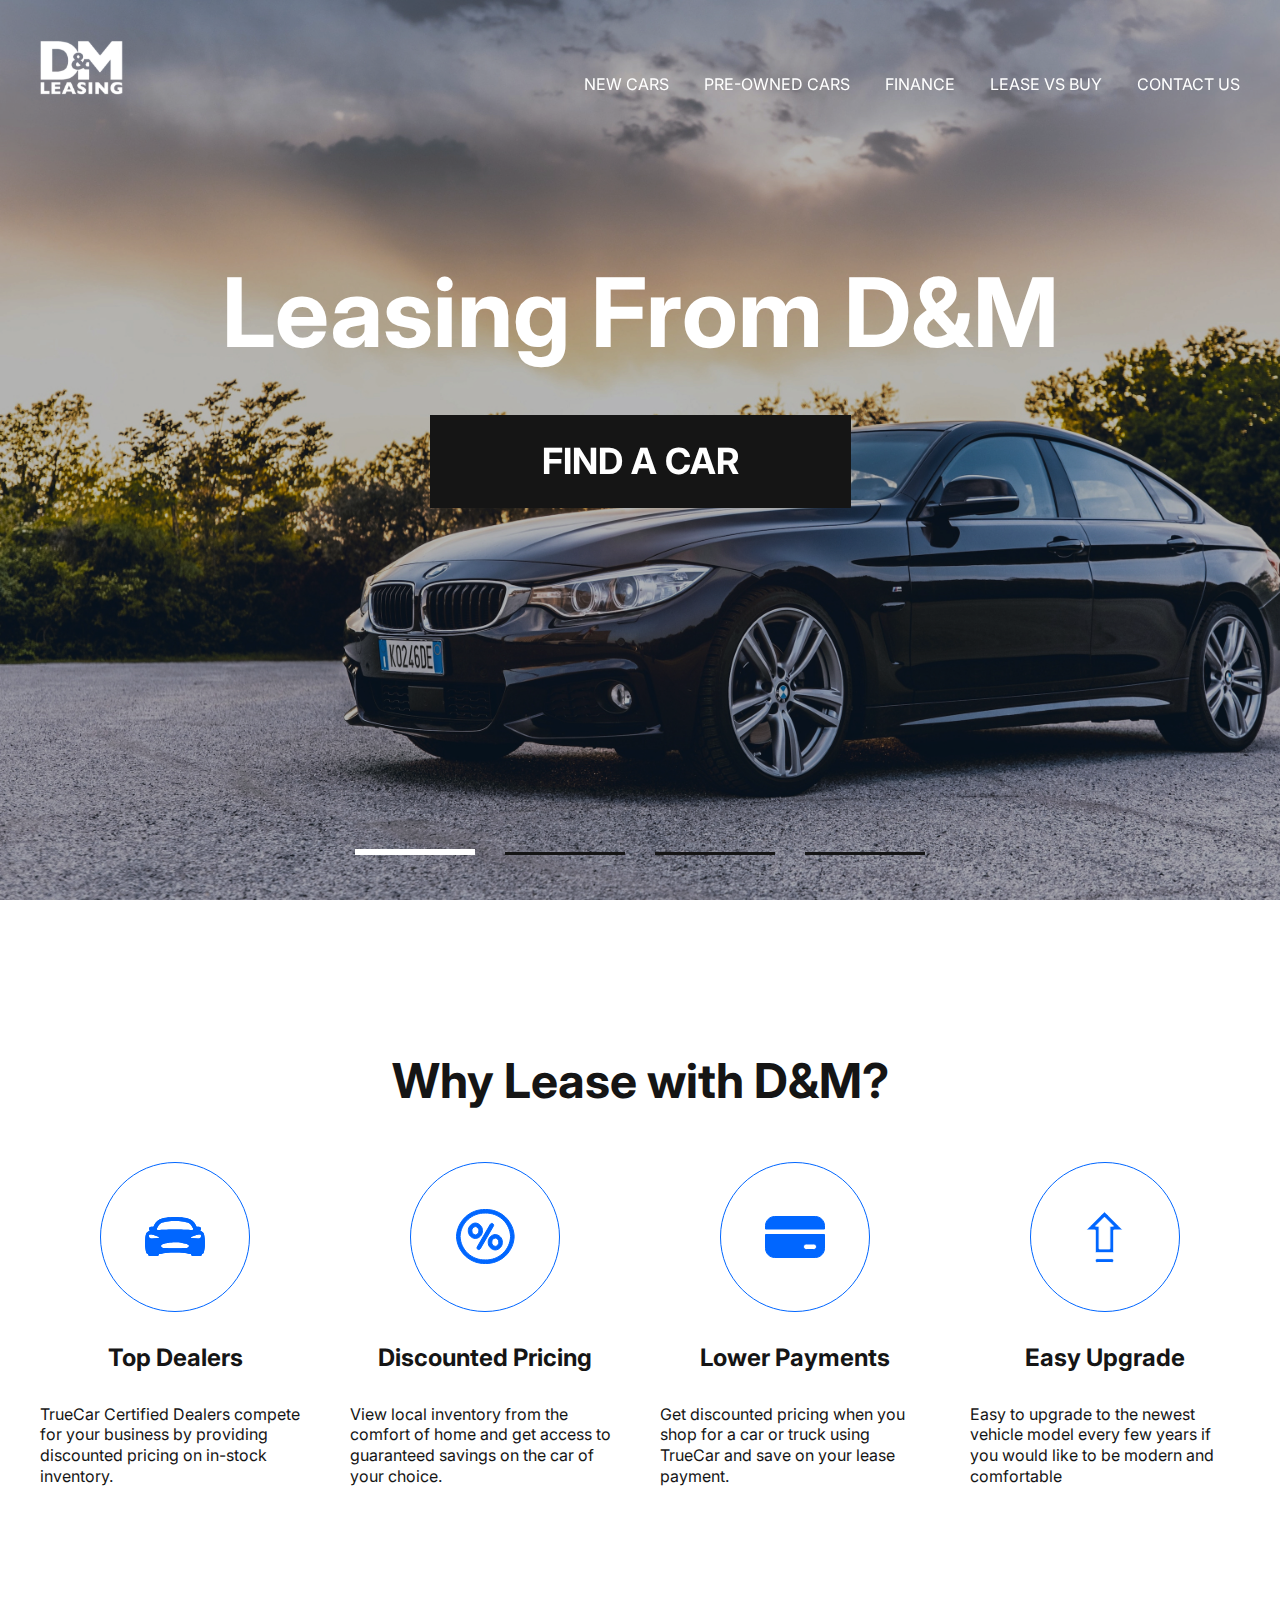
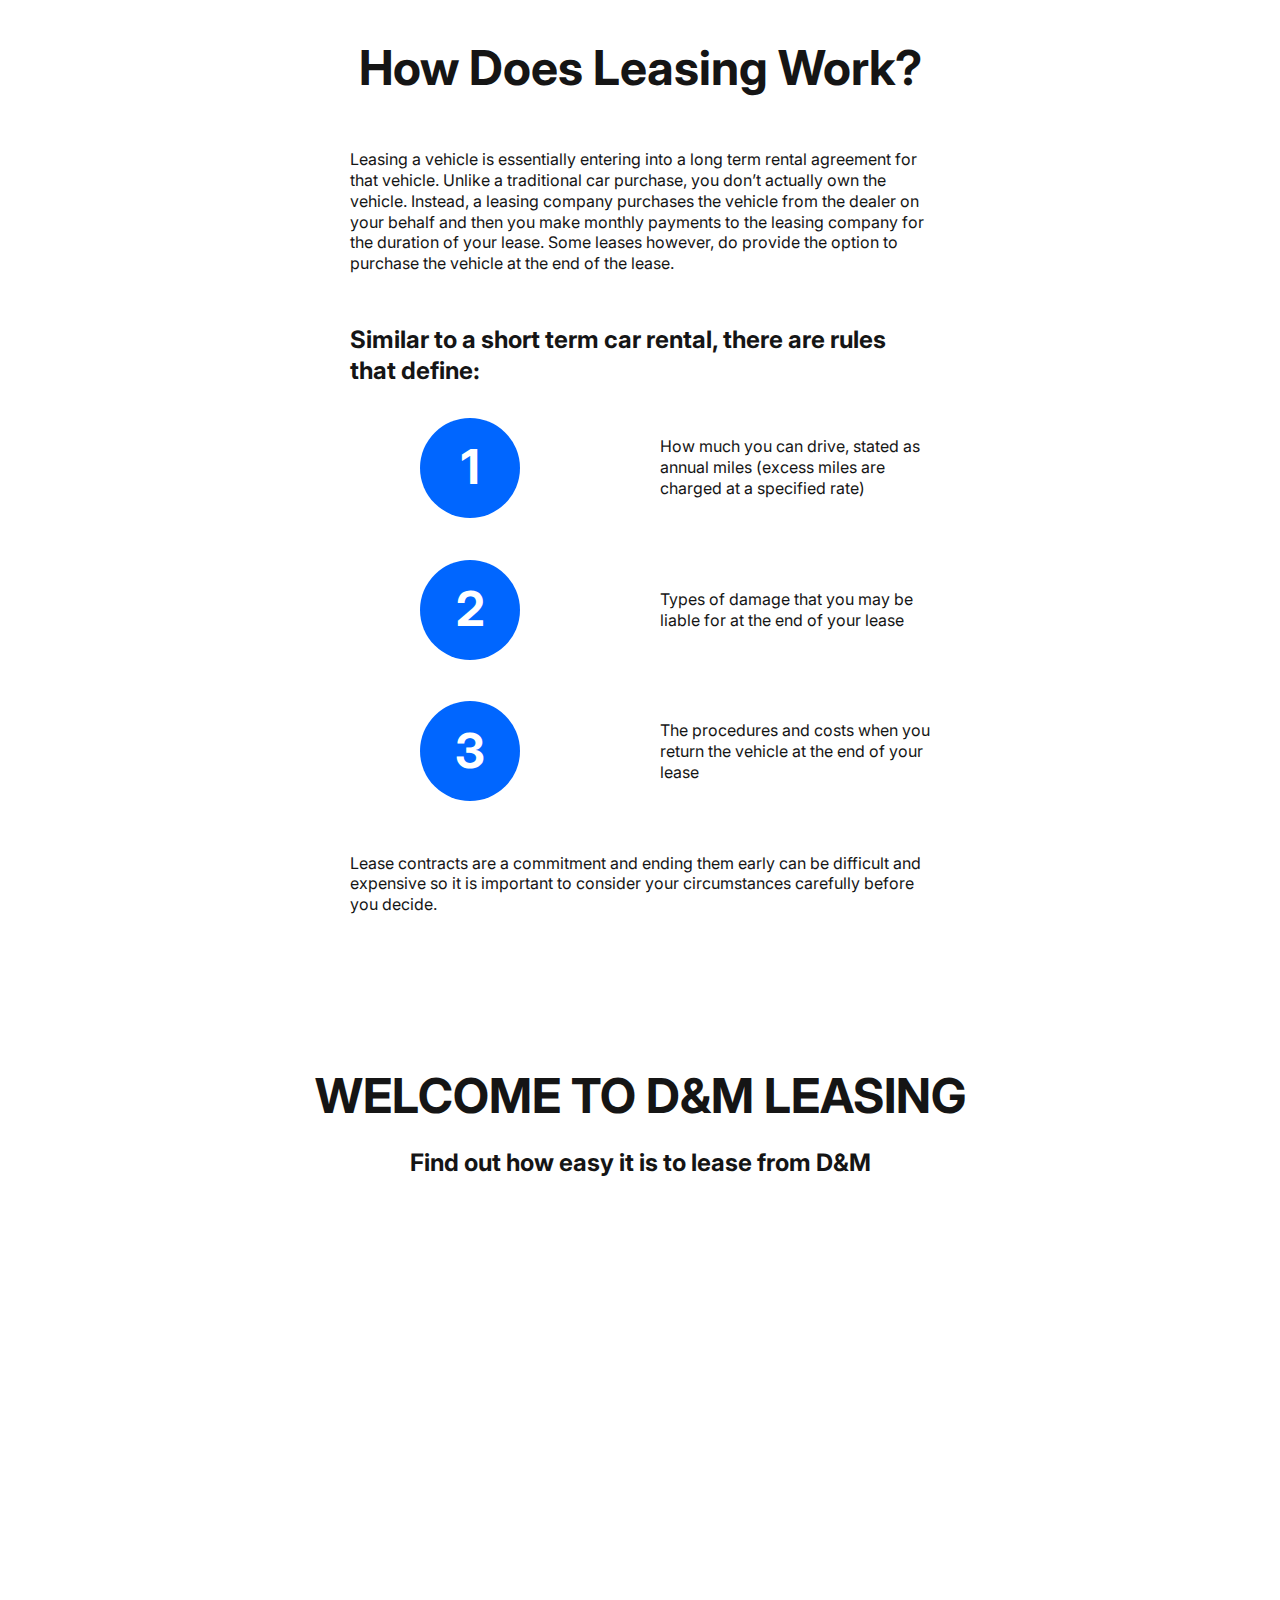
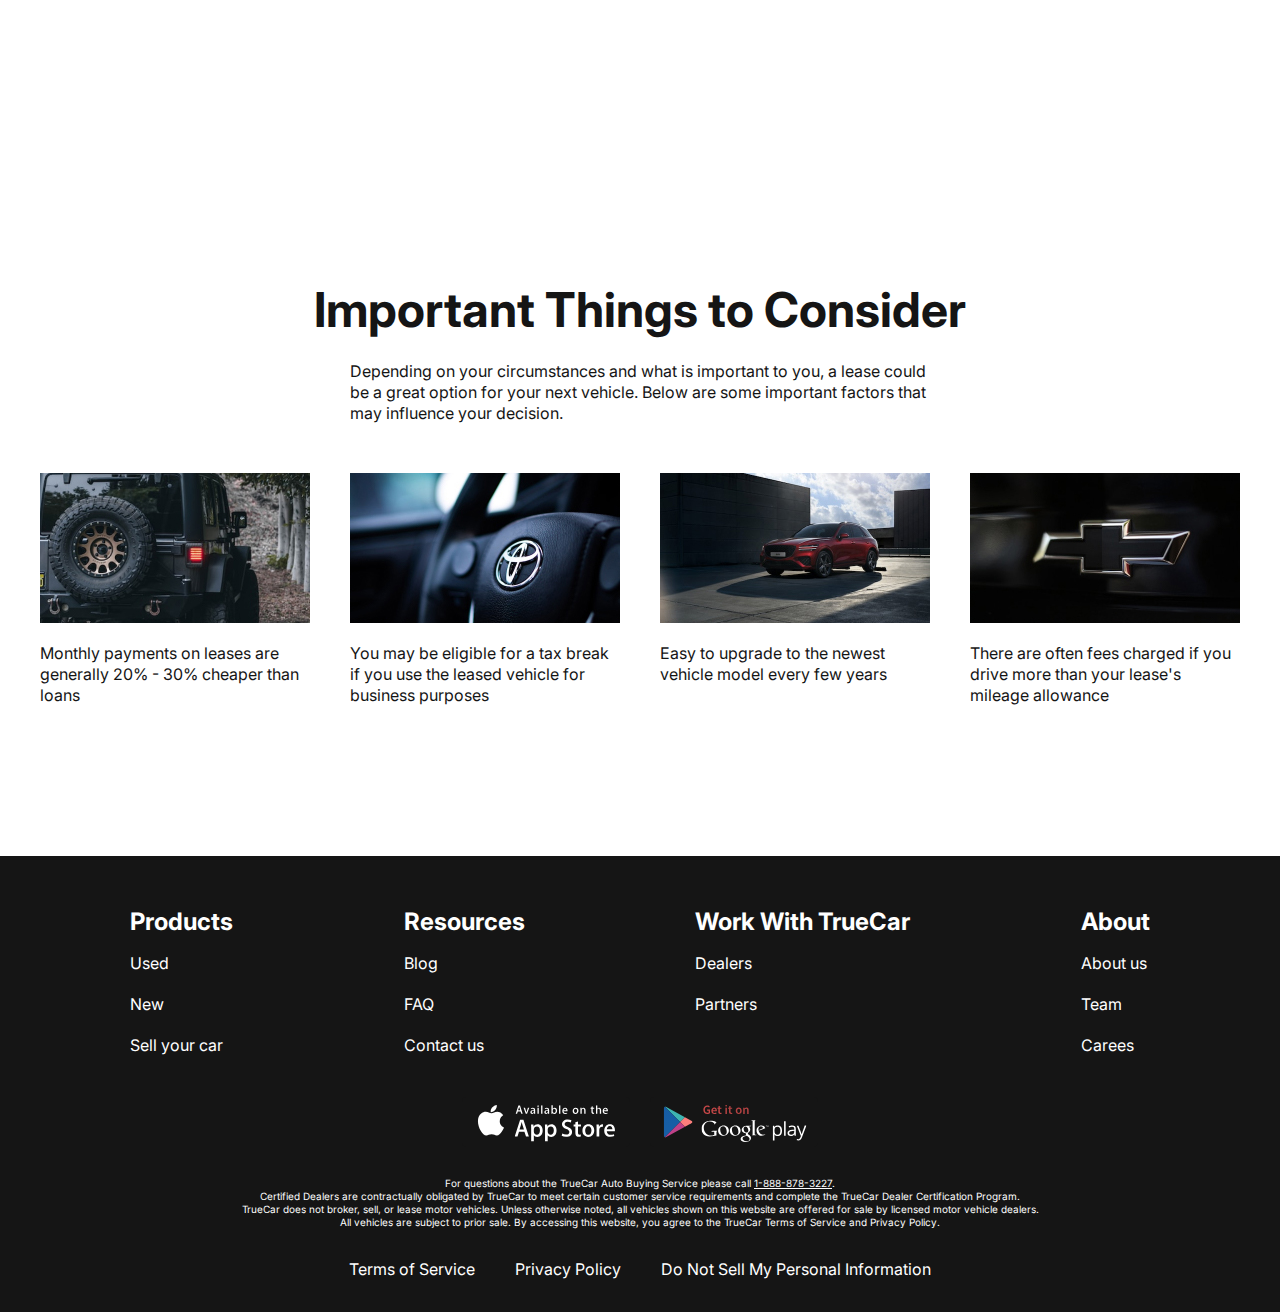
<file: index.html>
<!DOCTYPE html>
<html lang="en">
  <head>
    <meta charset="UTF-8" />
    <meta http-equiv="X-UA-Compatible" content="IE=edge" />
    <meta name="viewport" content="width=device-width, initial-scale=1.0" />
    <link rel="preconnect" href="https://fonts.googleapis.com" />
    <link rel="preconnect" href="https://fonts.gstatic.com" crossorigin />
    <link
      href="https://fonts.googleapis.com/css2?family=Inter:wght@400;700&display=swap"
      rel="stylesheet"
    />
    <link
      rel="stylesheet"
      href="https://cdn.jsdelivr.net/npm/swiper@9/swiper-bundle.min.css"
    />
    <link rel="stylesheet" href="./css/style.css" />
    <title>Lease cars</title>
  </head>

  <body>
    <div class="wrapper">
      <header class="header header-main">
        <div class="container">
          <div class="header__inner">
            <a href="./index.html" class="logo">
              <img src="images/logo.svg" alt="logo" class="logo__img" />
            </a>
            <nav class="menu">
              <button class="menu__btn">
                <span class="menu__btn-line"></span>
                <span class="menu__btn-line"></span>
                <span class="menu__btn-line"></span>
              </button>
              <ul class="menu__list">
                <li class="menu__list-item">
                  <a href="./new-cars.html" class="menu__list-link">NEW CARS</a>
                </li>
                <li class="menu__list-item">
                  <a href="#" class="menu__list-link">PRE-OWNED CARS</a>
                </li>
                <li class="menu__list-item">
                  <a href="#" class="menu__list-link">FINANCE</a>
                </li>
                <li class="menu__list-item">
                  <a href="#" class="menu__list-link">LEASE VS BUY</a>
                </li>
                <li class="menu__list-item">
                  <a href="./contact.html" class="menu__list-link"
                    >CONTACT US</a
                  >
                </li>
              </ul>
            </nav>
          </div>
        </div>
      </header>

      <main class="main">
        <section class="top">
          <div class="container">
            <h1 class="title">Leasing From D&M</h1>
            <a class="top__link" href="./new-cars.html">FIND A CAR</a>
          </div>
        </section>
        <div class="slider">
          <div class="swiper">
            <div class="swiper-wrapper">
              <div
                class="swiper-slide"
                style="background-image: url(./images/slide-1.jpg)"
              ></div>
              <div
                class="swiper-slide"
                style="background-image: url(./images/slide-2.jpg)"
              ></div>
              <div
                class="swiper-slide"
                style="background-image: url(./images/slide-3.jpg)"
              ></div>
              <div
                class="swiper-slide"
                style="background-image: url(./images/slide-4.jpg)"
              ></div>
            </div>
            <div class="swiper-pagination"></div>
          </div>
        </div>

        <section class="why-lease mdl-section">
          <div class="container">
            <h2 class="section-title">Why Lease with D&M?</h2>
            <ul class="why-lease__list">
              <li class="why-lease__item">
                <div class="why-lease__icon dealers"></div>
                <h3 class="why-lease__item-title sub-title">Top Dealers</h3>
                <p class="why-lease__text">
                  TrueCar Certified Dealers compete for your business by
                  providing discounted pricing on in-stock inventory.
                </p>
              </li>
              <li class="why-lease__item">
                <div class="why-lease__icon pricing"></div>
                <h3 class="why-lease__item-title sub-title">
                  Discounted Pricing
                </h3>
                <p class="why-lease__text">
                  View local inventory from the comfort of home and get access
                  to guaranteed savings on the car of your choice.
                </p>
              </li>
              <li class="why-lease__item">
                <div class="why-lease__icon payments"></div>
                <h3 class="why-lease__item-title sub-title">Lower Payments</h3>
                <p class="why-lease__text">
                  Get discounted pricing when you shop for a car or truck using
                  TrueCar and save on your lease payment.
                </p>
              </li>
              <li class="why-lease__item">
                <div class="why-lease__icon upgrade"></div>
                <h3 class="why-lease__item-title sub-title">Easy Upgrade</h3>
                <p class="why-lease__text">
                  Easy to upgrade to the newest vehicle model every few years if
                  you would like to be modern and comfortable
                </p>
              </li>
            </ul>
          </div>
        </section>

        <section class="how-works mdl-section">
          <div class="container four-col-grid">
            <h2 class="section-title four-col-item">How Does Leasing Work?</h2>
            <p class="how-works__description">
              Leasing a vehicle is essentially entering into a long term rental
              agreement for that vehicle. Unlike a traditional car purchase, you
              don’t actually own the vehicle. Instead, a leasing company
              purchases the vehicle from the dealer on your behalf and then you
              make monthly payments to the leasing company for the duration of
              your lease. Some leases however, do provide the option to purchase
              the vehicle at the end of the lease.
            </p>
            <div class="how-works__sub-head sub-title">
              Similar to a short term car rental, there are rules that define:
            </div>
            <ol class="how-works__list">
              <li class="how-works__item">
                How much you can drive, stated as annual miles (excess miles are
                charged at a specified rate)
              </li>
              <li class="how-works__item">
                Types of damage that you may be liable for at the end of your
                lease
              </li>
              <li class="how-works__item">
                The procedures and costs when you return the vehicle at the end
                of your lease
              </li>
            </ol>
            <p class="how-works__description">
              Lease contracts are a commitment and ending them early can be
              difficult and expensive so it is important to consider your
              circumstances carefully before you decide.
            </p>
          </div>
        </section>

        <section class="welcome-video mdl-section">
          <div class="container">
            <h2 class="section-title small-bottom">WELCOME TO D&M LEASING</h2>
            <p class="welcome-video__text sub-title">
              Find out how easy it is to lease from D&M
            </p>
            <iframe
              class="welcome-video__content"
              width="1000"
              height="500"
              src="https://www.youtube.com/embed/uYwHuefiAC4"
              title="YouTube video player"
              frameborder="0"
              allow="accelerometer; autoplay; clipboard-write; encrypted-media; gyroscope; picture-in-picture; web-share"
              allowfullscreen
            ></iframe>
          </div>
        </section>

        <section class="imortant-things mdl-section">
          <div class="container">
            <h2 class="section-title small-bottom">
              Important Things to&nbsp;Consider
            </h2>
            <div class="important-things__txt-wrap">
              <p class="two-mdl-col-item">
                Depending on your circumstances and what is important to you, a
                lease could be a great option for your next vehicle. Below are
                some important factors that may influence your decision.
              </p>
            </div>
            <ul class="important-things__list">
              <li class="important-things__item">
                <div class="important-things__img-1"></div>
                <p class="important-things__text">
                  Monthly payments on leases are generally 20% - 30% cheaper
                  than loans
                </p>
              </li>
              <li class="important-things__item">
                <div class="important-things__img-2"></div>
                <p class="important-things__text">
                  You may be eligible for a tax break if you use the leased
                  vehicle for business purposes
                </p>
              </li>
              <li class="important-things__item">
                <div class="important-things__img-3"></div>
                <p class="important-things__text">
                  Easy to upgrade to the newest vehicle model every few years
                </p>
              </li>
              <li class="important-things__item">
                <div class="important-things__img-4"></div>
                <p class="important-things__text">
                  There are often fees charged if you drive more than your
                  lease's mileage allowance
                </p>
              </li>
            </ul>
          </div>
        </section>
      </main>

      <footer class="footer">
        <div class="container">
          <ul class="footer__menu">
            <li class="footer__menu-item">
              <div class="footer__menu-item-wrapper">
                <h5 class="footer__menu-title sub-title">Products</h5>
                <ul class="footer__menu-level-2">
                  <li class="footer__menu-item-level-2">
                    <a class="footer__menu-link" href="#">Used</a>
                  </li>
                  <li class="footer__menu-item-level-2">
                    <a class="footer__menu-link" href="./new-cars.html">New</a>
                  </li>
                  <li class="footer__menu-item-level-2">
                    <a class="footer__menu-link" href="#">Sell your car</a>
                  </li>
                </ul>
              </div>
            </li>
            <li class="footer__menu-item">
              <div class="footer__menu-item-wrapper">
                <h5 class="footer__menu-title sub-title">Resources</h5>
                <ul class="footer__menu-level-2">
                  <li class="footer__menu-item-level-2">
                    <a class="footer__menu-link" href="#">Blog</a>
                  </li>
                  <li class="footer__menu-item-level-2">
                    <a class="footer__menu-link" href="#">FAQ</a>
                  </li>
                  <li class="footer__menu-item-level-2">
                    <a class="footer__menu-link" href="./contact.html"
                      >Contact us</a
                    >
                  </li>
                </ul>
              </div>
            </li>
            <li class="footer__menu-item">
              <div class="footer__menu-item-wrapper">
                <h5 class="footer__menu-title sub-title">Work With TrueCar</h5>
                <ul class="footer__menu-level-2">
                  <li class="footer__menu-item-level-2">
                    <a class="footer__menu-link" href="#">Dealers</a>
                  </li>
                  <li class="footer__menu-item-level-2">
                    <a class="footer__menu-link" href="#">Partners</a>
                  </li>
                </ul>
              </div>
            </li>
            <li class="footer__menu-item">
              <div class="footer__menu-item-wrapper">
                <h5 class="footer__menu-title sub-title">About</h5>
                <ul class="footer__menu-level-2">
                  <li class="footer__menu-item-level-2">
                    <a class="footer__menu-link" href="#">About us</a>
                  </li>
                  <li class="footer__menu-item-level-2">
                    <a class="footer__menu-link" href="#">Team</a>
                  </li>
                  <li class="footer__menu-item-level-2">
                    <a class="footer__menu-link" href="#">Carees</a>
                  </li>
                </ul>
              </div>
            </li>
          </ul>

          <ul class="app">
            <li class="app__item">
              <a
                href="https://www.apple.com/ua/app-store"
                class="app__item-link app-store"
              >
              </a>
            </li>
            <li class="app__item">
              <a
                href="https://play.google.com/store"
                class="app__item-link google-store"
              >
              </a>
            </li>
          </ul>

          <div class="footer__copyright">
            <p class="footer__copyright-text">
              For questions about the TrueCar Auto Buying Service please call
              <span class="phone">1-888-878-3227</span>.
            </p>
            <p class="footer__copyright-text">
              Certified Dealers are contractually obligated by TrueCar to meet
              certain customer service requirements and complete the TrueCar
              Dealer Certification Program.
            </p>
            <p class="footer__copyright-text">
              TrueCar does not broker, sell, or lease motor vehicles. Unless
              otherwise noted, all vehicles shown on this website are offered
              for sale by licensed motor vehicle dealers. All vehicles are
              subject to prior sale. By accessing this website, you agree to the
              TrueCar Terms of Service and Privacy Policy.
            </p>
          </div>

          <ul class="footer__legal-info">
            <li class="footer__legal-info-item">
              <a class="footer__legal-info-link" href="#">Terms of Service</a>
            </li>
            <li class="footer__legal-info-item">
              <a class="footer__legal-info-link" href="#">Privacy Policy</a>
            </li>
            <li class="footer__legal-info-item">
              <a class="footer__legal-info-link" href="#"
                >Do Not Sell My Personal Information</a
              >
            </li>
          </ul>
        </div>
      </footer>
    </div>

    <script src="https://cdn.jsdelivr.net/npm/swiper@9/swiper-bundle.min.js"></script>
    <script src="./js/slider.js"></script>
    <script src="./js/nav.js"></script>
    <script src="./js/footer.js"></script>
  </body>
</html>
</file>
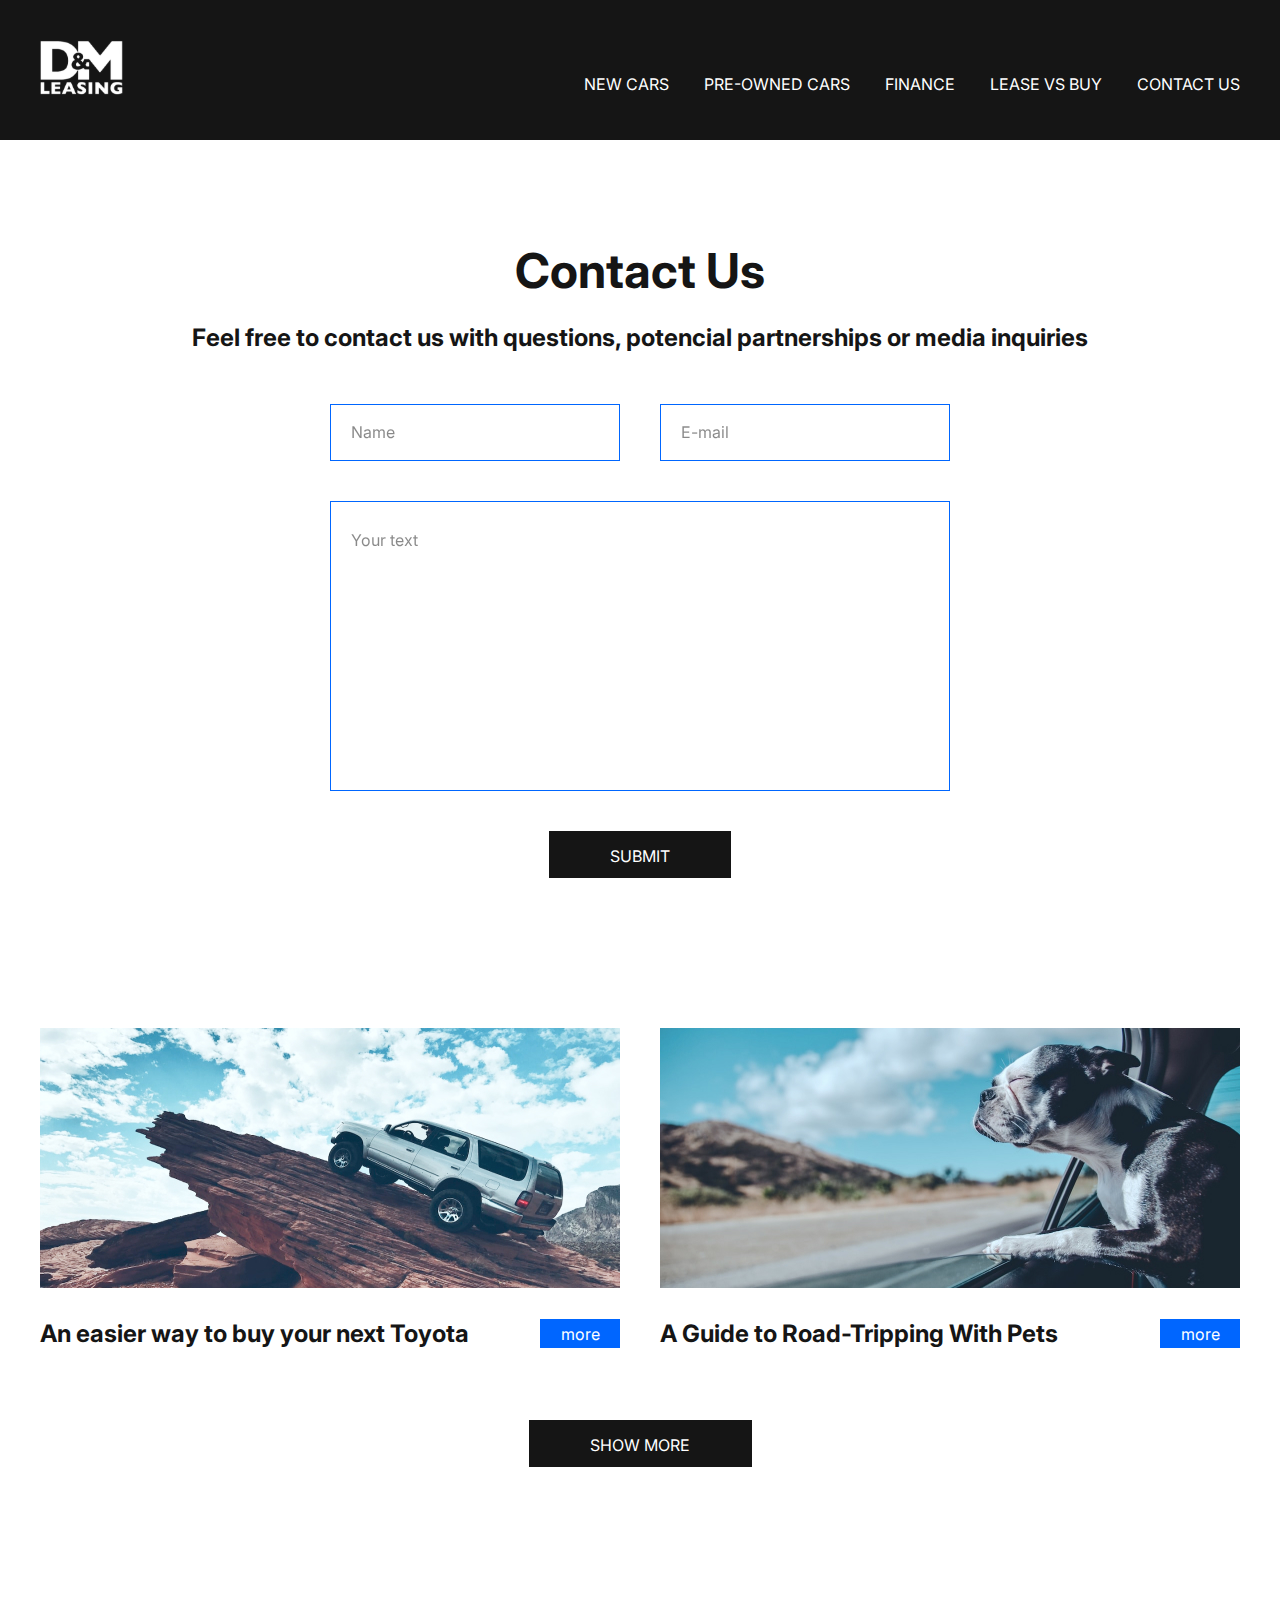
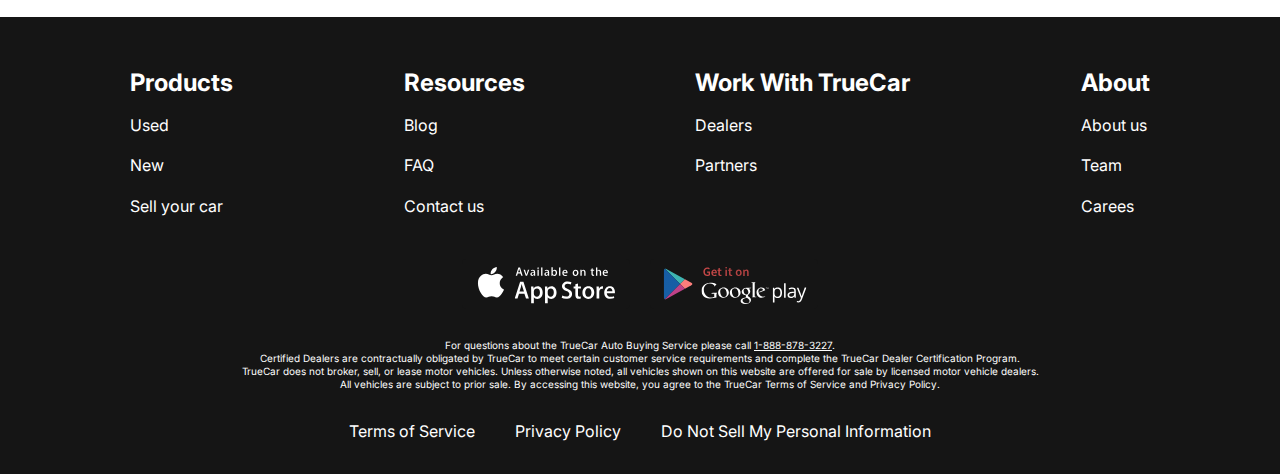
<file: contact.html>
<!DOCTYPE html>
<html lang="en">
  <head>
    <meta charset="UTF-8" />
    <meta http-equiv="X-UA-Compatible" content="IE=edge" />
    <meta name="viewport" content="width=device-width, initial-scale=1.0" />
    <link rel="stylesheet" href="./css/style.css" />
    <link rel="preconnect" href="https://fonts.googleapis.com" />
    <link rel="preconnect" href="https://fonts.gstatic.com" crossorigin />
    <link
      href="https://fonts.googleapis.com/css2?family=Inter:wght@400;700&display=swap"
      rel="stylesheet"
    />
    <title>Lease cars</title>
  </head>
  <body>
    <div class="wrapper">
      <header class="header">
        <div class="container">
          <div class="header__inner">
            <a href="./index.html" class="logo">
              <img src="images/logo.svg" alt="" class="logo__img" />
            </a>
            <nav class="menu">
              <button class="menu__btn">
                <span class="menu__btn-line"></span>
                <span class="menu__btn-line"></span>
                <span class="menu__btn-line"></span>
              </button>
              <ul class="menu__list">
                <li class="menu__list-item">
                  <a href="./new-cars.html" class="menu__list-link">NEW CARS</a>
                </li>
                <li class="menu__list-item">
                  <a href="#" class="menu__list-link">PRE-OWNED CARS</a>
                </li>
                <li class="menu__list-item">
                  <a href="#" class="menu__list-link">FINANCE</a>
                </li>
                <li class="menu__list-item">
                  <a href="#" class="menu__list-link">LEASE VS BUY</a>
                </li>
                <li class="menu__list-item">
                  <a href="./contact.html" class="menu__list-link"
                    >CONTACT US</a
                  >
                </li>
              </ul>
            </nav>
          </div>
        </div>
      </header>

      <main class="main">
        <section class="contact-us upper-section">
          <div class="container">
            <h2 class="section-title small-bottom">Contact Us</h2>
            <div class="contact-us__text sub-title">
              Feel free to contact us with questions, potencial partnerships or
              media inquiries
            </div>
            <form action="#" class="form">
              <input
                class="form__input form__input_text form-elem"
                type="text"
                placeholder="Name"
              />
              <input
                class="form__input form__input_email form-elem"
                type="email"
                placeholder="E-mail"
              />
              <textarea
                class="form__textarea form-elem"
                placeholder="Your text"
              ></textarea>
              <button class="form__btn big-btn form-elem" type="submit">
                SUBMIT
              </button>
            </form>
          </div>
        </section>

        <section class="blog mdl-section">
          <div class="container">
            <div class="blog__inner">
              <div class="blog__article">
                <img
                  class="blog__article-image"
                  src="./images/article-1.jpg"
                  alt="Buy next Toyota article image"
                />
                <h3 class="blog__article-title sub-title">
                  An easier way to buy your next Toyota
                </h3>
                <a href="#" class="blog__article-link">more</a>
              </div>
              <div class="blog__article">
                <img
                  class="blog__article-image"
                  src="./images/article-2.jpg"
                  alt="Road-tripping with pets article image"
                />
                <h3 class="blog__article-title sub-title">
                  A Guide to Road-Tripping With Pets
                </h3>
                <a href="#" class="blog__article-link">more</a>
              </div>
            </div>
            <a href="#" class="blog__link big-btn">Show more</a>
          </div>
        </section>
      </main>

      <footer class="footer">
        <div class="container">
          <ul class="footer__menu">
            <li class="footer__menu-item">
              <div class="footer__menu-item-wrapper">
                <h5 class="footer__menu-title sub-title">Products</h5>
                <ul class="footer__menu-level-2">
                  <li class="footer__menu-item-level-2">
                    <a class="footer__menu-link" href="#">Used</a>
                  </li>
                  <li class="footer__menu-item-level-2">
                    <a class="footer__menu-link" href="./new-cars.html">New</a>
                  </li>
                  <li class="footer__menu-item-level-2">
                    <a class="footer__menu-link" href="#">Sell your car</a>
                  </li>
                </ul>
              </div>
            </li>
            <li class="footer__menu-item">
              <div class="footer__menu-item-wrapper">
                <h5 class="footer__menu-title sub-title">Resources</h5>
                <ul class="footer__menu-level-2">
                  <li class="footer__menu-item-level-2">
                    <a class="footer__menu-link" href="#">Blog</a>
                  </li>
                  <li class="footer__menu-item-level-2">
                    <a class="footer__menu-link" href="#">FAQ</a>
                  </li>
                  <li class="footer__menu-item-level-2">
                    <a class="footer__menu-link" href="./contact.html"
                      >Contact us</a
                    >
                  </li>
                </ul>
              </div>
            </li>
            <li class="footer__menu-item">
              <div class="footer__menu-item-wrapper">
                <h5 class="footer__menu-title sub-title">Work With TrueCar</h5>
                <ul class="footer__menu-level-2">
                  <li class="footer__menu-item-level-2">
                    <a class="footer__menu-link" href="#">Dealers</a>
                  </li>
                  <li class="footer__menu-item-level-2">
                    <a class="footer__menu-link" href="#">Partners</a>
                  </li>
                </ul>
              </div>
            </li>
            <li class="footer__menu-item">
              <div class="footer__menu-item-wrapper">
                <h5 class="footer__menu-title sub-title">About</h5>
                <ul class="footer__menu-level-2">
                  <li class="footer__menu-item-level-2">
                    <a class="footer__menu-link" href="#">About us</a>
                  </li>
                  <li class="footer__menu-item-level-2">
                    <a class="footer__menu-link" href="#">Team</a>
                  </li>
                  <li class="footer__menu-item-level-2">
                    <a class="footer__menu-link" href="#">Carees</a>
                  </li>
                </ul>
              </div>
            </li>
          </ul>

          <ul class="app">
            <li class="app__item">
              <a
                href="https://www.apple.com/ua/app-store"
                class="app__item-link app-store"
              >
              </a>
            </li>
            <li class="app__item">
              <a
                href="https://play.google.com/store"
                class="app__item-link google-store"
              >
              </a>
            </li>
          </ul>

          <div class="footer__copyright">
            <p class="footer__copyright-text">
              For questions about the TrueCar Auto Buying Service please call
              <span class="phone">1-888-878-3227</span>.
            </p>
            <p class="footer__copyright-text">
              Certified Dealers are contractually obligated by TrueCar to meet
              certain customer service requirements and complete the TrueCar
              Dealer Certification Program.
            </p>
            <p class="footer__copyright-text">
              TrueCar does not broker, sell, or lease motor vehicles. Unless
              otherwise noted, all vehicles shown on this website are offered
              for sale by licensed motor vehicle dealers. All vehicles are
              subject to prior sale. By accessing this website, you agree to the
              TrueCar Terms of Service and Privacy Policy.
            </p>
          </div>

          <ul class="footer__legal-info">
            <li class="footer__legal-info-item">
              <a class="footer__legal-info-link" href="#">Terms of Service</a>
            </li>
            <li class="footer__legal-info-item">
              <a class="footer__legal-info-link" href="#">Privacy Policy</a>
            </li>
            <li class="footer__legal-info-item">
              <a class="footer__legal-info-link" href="#"
                >Do Not Sell My Personal Information</a
              >
            </li>
          </ul>
        </div>
      </footer>
    </div>

    <script src="./js/nav.js"></script>
    <script src="./js/footer.js"></script>
  </body>
</html>
</file>
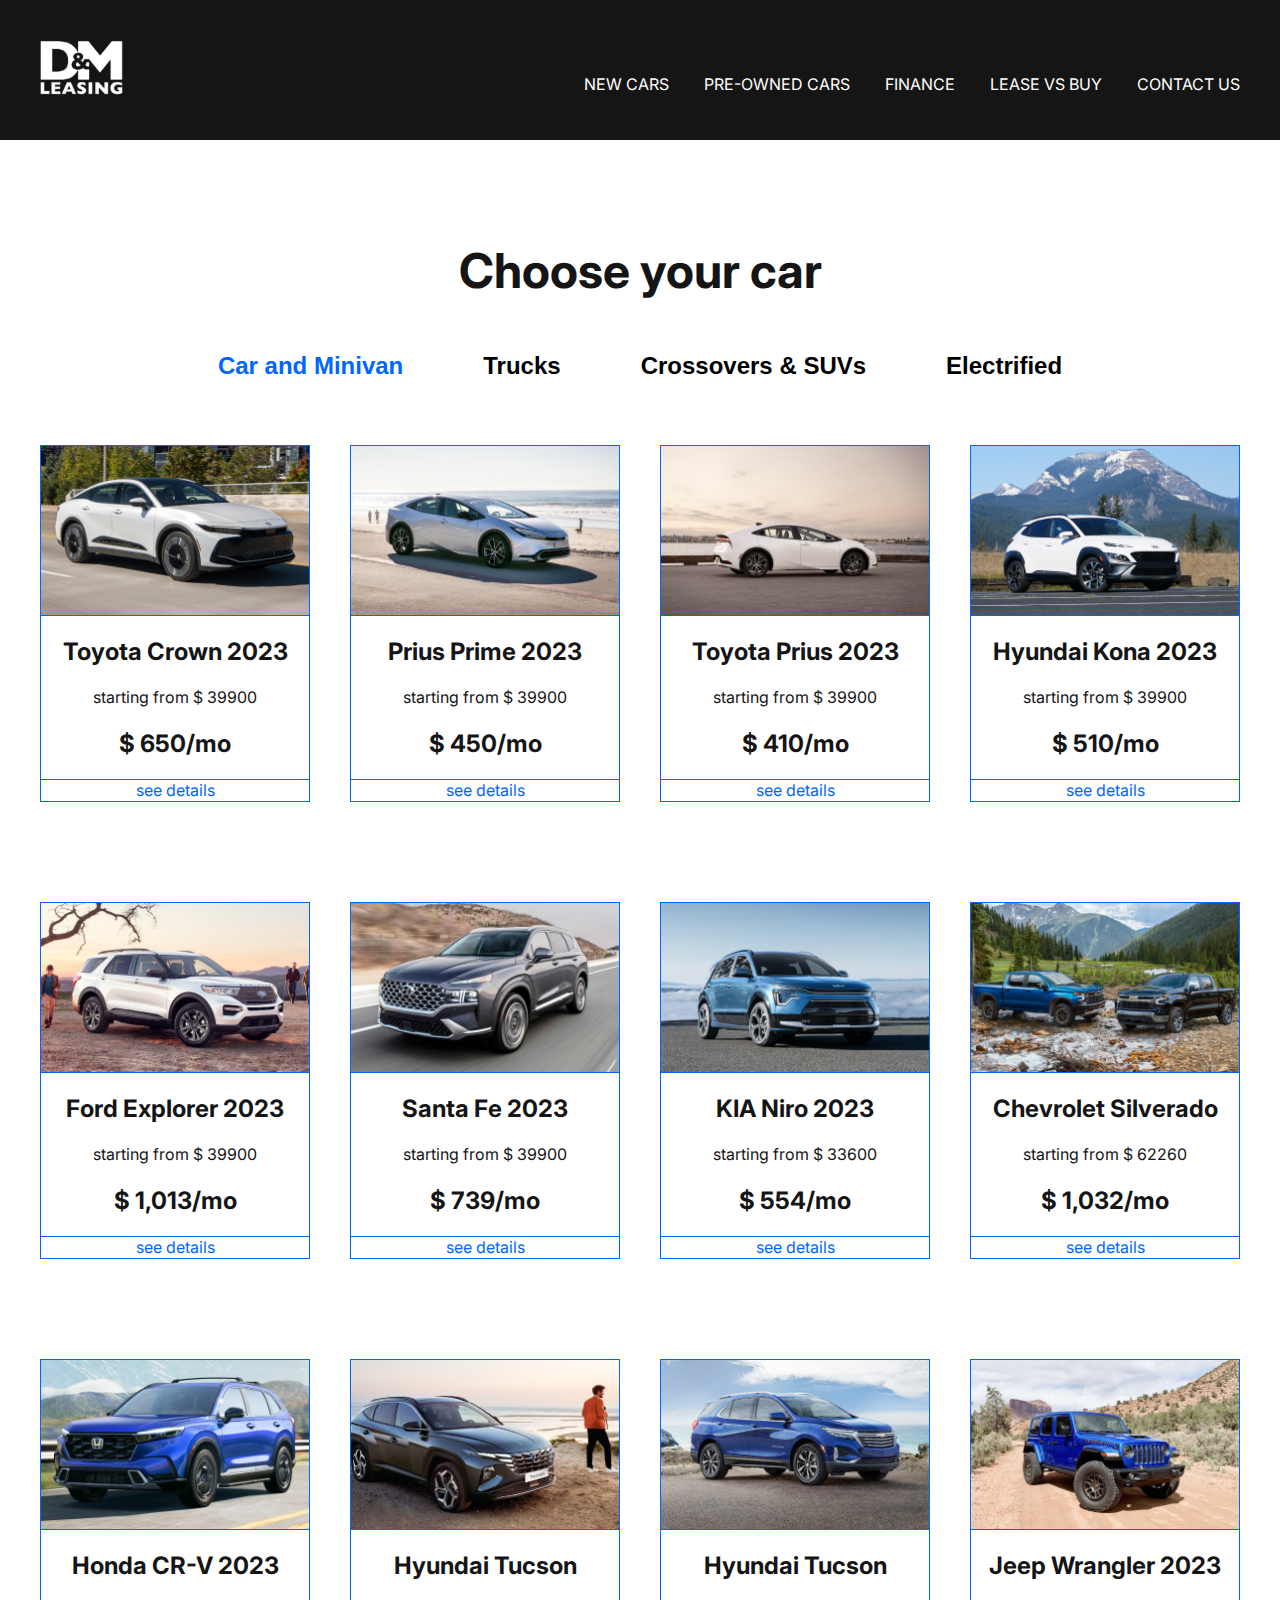
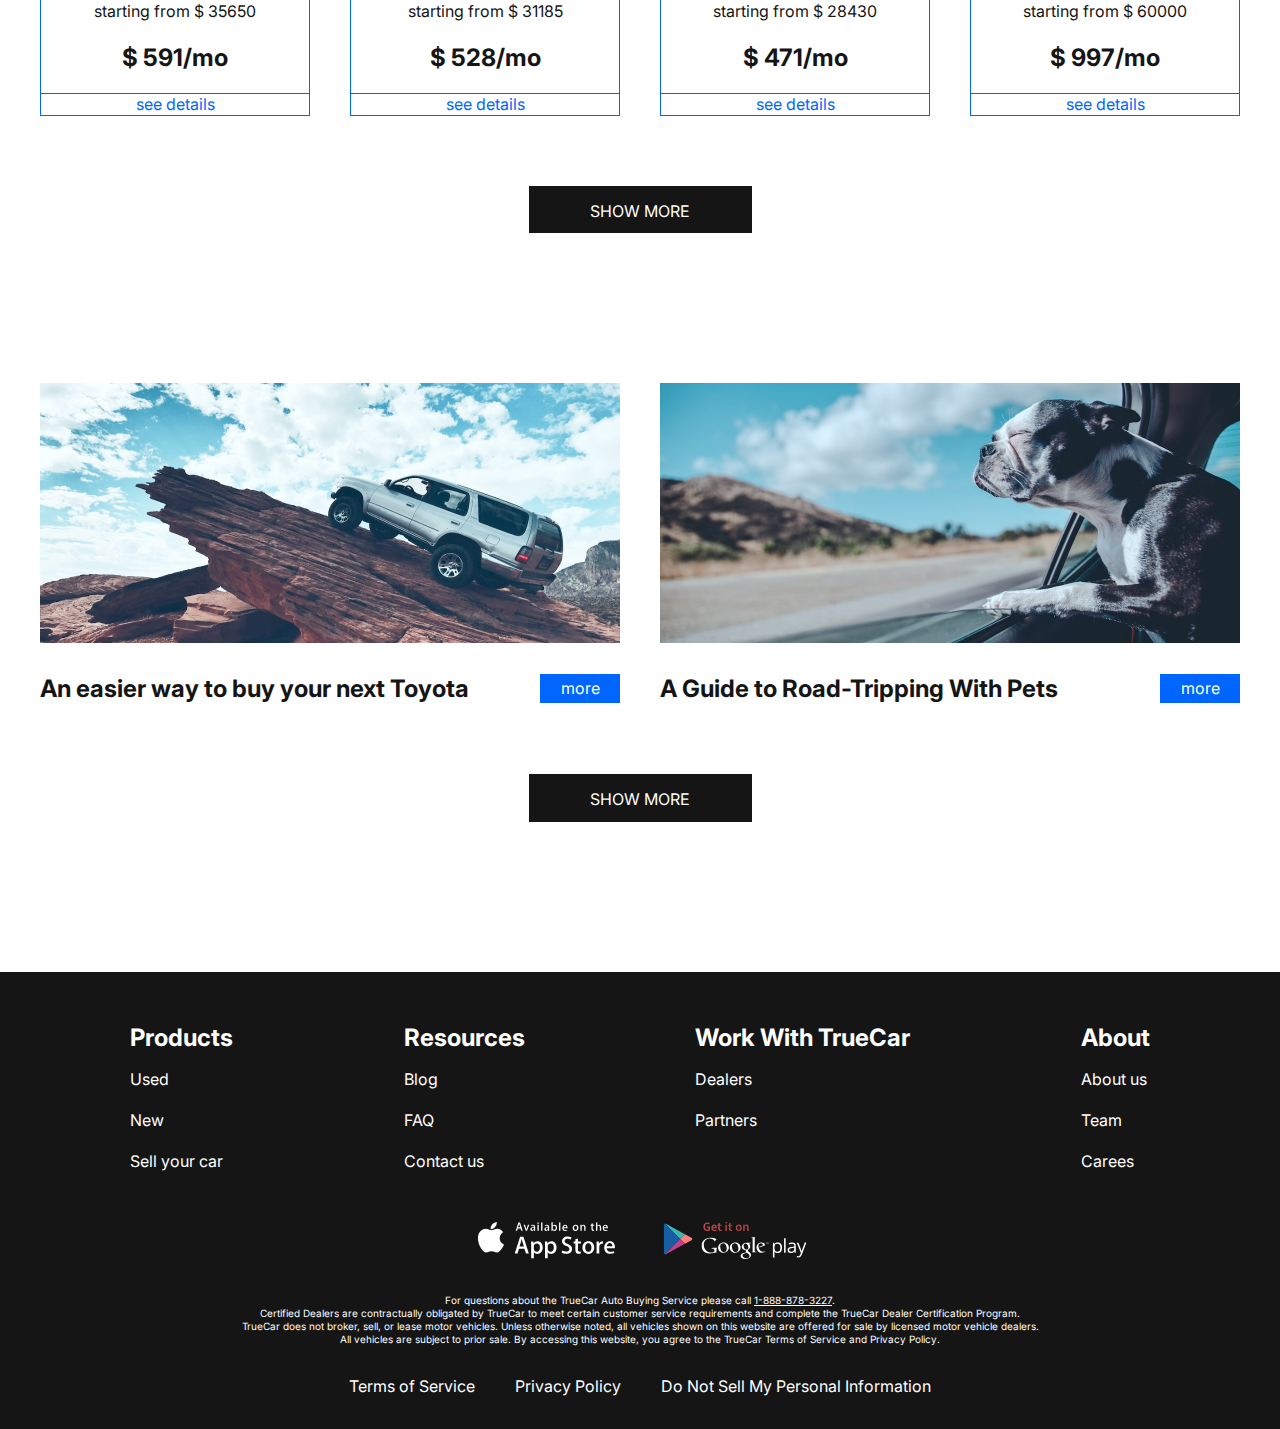
<file: new-cars.html>
<!DOCTYPE html>
<html lang="en">
  <head>
    <meta charset="UTF-8" />
    <meta http-equiv="X-UA-Compatible" content="IE=edge" />
    <meta name="viewport" content="width=device-width, initial-scale=1.0" />
    <link rel="stylesheet" href="./css/style.css" />
    <link rel="preconnect" href="https://fonts.googleapis.com" />
    <link rel="preconnect" href="https://fonts.gstatic.com" crossorigin />
    <link
      href="https://fonts.googleapis.com/css2?family=Inter:wght@400;700&display=swap"
      rel="stylesheet"
    />
    <title>Lease cars</title>
  </head>
  <body>
    <div class="wrapper">
      <header class="header">
        <div class="container">
          <div class="header__inner">
            <a href="./index.html" class="logo">
              <img src="images/logo.svg" alt="" class="logo__img" />
            </a>
            <nav class="menu">
              <button class="menu__btn">
                <span class="menu__btn-line"></span>
                <span class="menu__btn-line"></span>
                <span class="menu__btn-line"></span>
              </button>
              <ul class="menu__list">
                <li class="menu__list-item">
                  <a href="./new-cars.html" class="menu__list-link">NEW CARS</a>
                </li>
                <li class="menu__list-item">
                  <a href="#" class="menu__list-link">PRE-OWNED CARS</a>
                </li>
                <li class="menu__list-item">
                  <a href="#" class="menu__list-link">FINANCE</a>
                </li>
                <li class="menu__list-item">
                  <a href="#" class="menu__list-link">LEASE VS BUY</a>
                </li>
                <li class="menu__list-item">
                  <a href="./contact.html" class="menu__list-link"
                    >CONTACT US</a
                  >
                </li>
              </ul>
            </nav>
          </div>
        </div>
      </header>

      <main class="main">
        <section class="choose-car upper-section">
          <div class="container">
            <h2 class="section-title">Choose your car</h2>
            <div class="tabs">
              <div class="tabs__btn">
                <button
                  class="tabs__btn-item tabs__btn-item_active sub-title"
                  data-button="content-1"
                >
                  Car and Minivan
                </button>
                <button
                  class="tabs__btn-item sub-title"
                  data-button="content-2"
                >
                  Trucks
                </button>
                <button
                  class="tabs__btn-item sub-title"
                  data-button="content-3"
                >
                  Crossovers & SUVs
                </button>
                <button
                  class="tabs__btn-item sub-title"
                  data-button="content-4"
                >
                  Electrified
                </button>
              </div>

              <div class="tabs__content">
                <div
                  class="tabs__content-item tabs__content-item_active"
                  id="content-1"
                >
                  <div class="card">
                    <img
                      class="card__img"
                      src="./images/card-1.jpg"
                      alt="Toyota Crown 2023"
                    />
                    <h4 class="card__title sub-title">Toyota Crown 2023</h4>
                    <p class="card__text">starting from $ 39900</p>
                    <p class="card__price sub-title">$ 650/mo</p>
                    <a href="#" class="card__link">see details</a>
                  </div>
                  <div class="card">
                    <img
                      class="card__img"
                      src="./images/card-2.jpg"
                      alt="Prius Prime 2023"
                    />
                    <h4 class="card__title sub-title">Prius Prime 2023</h4>
                    <p class="card__text">starting from $ 39900</p>
                    <p class="card__price sub-title">$ 450/mo</p>
                    <a href="#" class="card__link">see details</a>
                  </div>
                  <div class="card">
                    <img
                      class="card__img"
                      src="./images/card-3.jpg"
                      alt="Toyota Prius 2023"
                    />
                    <h4 class="card__title sub-title">Toyota Prius 2023</h4>
                    <p class="card__text">starting from $ 39900</p>
                    <p class="card__price sub-title">$ 410/mo</p>
                    <a href="#" class="card__link">see details</a>
                  </div>
                  <div class="card">
                    <img
                      class="card__img"
                      src="./images/card-4.jpg"
                      alt="Hyundai Kona 2023"
                    />
                    <h4 class="card__title sub-title">Hyundai Kona 2023</h4>
                    <p class="card__text">starting from $ 39900</p>
                    <p class="card__price sub-title">$ 510/mo</p>
                    <a href="#" class="card__link">see details</a>
                  </div>
                  <div class="card">
                    <img
                      class="card__img"
                      src="./images/card-5.jpg"
                      alt="Ford Explorer 2023"
                    />
                    <h4 class="card__title sub-title">Ford Explorer 2023</h4>
                    <p class="card__text">starting from $ 39900</p>
                    <p class="card__price sub-title">$ 1,013/mo</p>
                    <a href="#" class="card__link">see details</a>
                  </div>
                  <div class="card">
                    <img
                      class="card__img"
                      src="./images/card-6.jpg"
                      alt="Santa Fe 2023"
                    />
                    <h4 class="card__title sub-title">Santa Fe 2023</h4>
                    <p class="card__text">starting from $ 39900</p>
                    <p class="card__price sub-title">$ 739/mo</p>
                    <a href="#" class="card__link">see details</a>
                  </div>
                  <div class="card">
                    <img
                      class="card__img"
                      src="./images/card-7.jpg"
                      alt="KIA Niro 2023"
                    />
                    <h4 class="card__title sub-title">KIA Niro 2023</h4>
                    <p class="card__text">starting from $ 33600</p>
                    <p class="card__price sub-title">$ 554/mo</p>
                    <a href="#" class="card__link">see details</a>
                  </div>
                  <div class="card">
                    <img
                      class="card__img"
                      src="./images/card-8.jpg"
                      alt="Chevrolet Silverado"
                    />
                    <h4 class="card__title sub-title">Chevrolet Silverado</h4>
                    <p class="card__text">starting from $ 62260</p>
                    <p class="card__price sub-title">$ 1,032/mo</p>
                    <a href="#" class="card__link">see details</a>
                  </div>
                  <div class="card">
                    <img
                      class="card__img"
                      src="./images/card-9.jpg"
                      alt="Honda CR-V 2023"
                    />
                    <h4 class="card__title sub-title">Honda CR-V 2023</h4>
                    <p class="card__text">starting from $ 35650</p>
                    <p class="card__price sub-title">$ 591/mo</p>
                    <a href="#" class="card__link">see details</a>
                  </div>
                  <div class="card">
                    <img
                      class="card__img"
                      src="./images/card-10.jpg"
                      alt="Hyundai Tucson"
                    />
                    <h4 class="card__title sub-title">Hyundai Tucson</h4>
                    <p class="card__text">starting from $ 31185</p>
                    <p class="card__price sub-title">$ 528/mo</p>
                    <a href="#" class="card__link">see details</a>
                  </div>
                  <div class="card">
                    <img
                      class="card__img"
                      src="./images/card-11.jpg"
                      alt="Hyundai Tucson"
                    />
                    <h4 class="card__title sub-title">Hyundai Tucson</h4>
                    <p class="card__text">starting from $ 28430</p>
                    <p class="card__price sub-title">$ 471/mo</p>
                    <a href="#" class="card__link">see details</a>
                  </div>
                  <div class="card">
                    <img
                      class="card__img"
                      src="./images/card-12.jpg"
                      alt="Jeep Wrangler 2023"
                    />
                    <h4 class="card__title sub-title">Jeep Wrangler 2023</h4>
                    <p class="card__text">starting from $ 60000</p>
                    <p class="card__price sub-title">$ 997/mo</p>
                    <a href="#" class="card__link">see details</a>
                  </div>
                </div>

                <div class="tabs__content-item" id="content-2">
                  <div class="card">
                    <img
                      class="card__img"
                      src="./images/card-12.jpg"
                      alt="Jeep Wrangler 2023"
                    />
                    <h4 class="card__title sub-title">Jeep Wrangler 2023</h4>
                    <p class="card__text">starting from $ 60000</p>
                    <p class="card__price sub-title">$ 997/mo</p>
                    <a href="#" class="card__link">see details</a>
                  </div>
                  <div class="card">
                    <img
                      class="card__img"
                      src="./images/card-9.jpg"
                      alt="Honda CR-V 2023"
                    />
                    <h4 class="card__title sub-title">Honda CR-V 2023</h4>
                    <p class="card__text">starting from $ 35650</p>
                    <p class="card__price sub-title">$ 591/mo</p>
                    <a href="#" class="card__link">see details</a>
                  </div>
                  <div class="card">
                    <img
                      class="card__img"
                      src="./images/card-5.jpg"
                      alt="Ford Explorer 2023"
                    />
                    <h4 class="card__title sub-title">Ford Explorer 2023</h4>
                    <p class="card__text">starting from $ 39900</p>
                    <p class="card__price sub-title">$ 1,013/mo</p>
                    <a href="#" class="card__link">see details</a>
                  </div>
                  <div class="card">
                    <img
                      class="card__img"
                      src="./images/card-8.jpg"
                      alt="Chevrolet Silverado"
                    />
                    <h4 class="card__title sub-title">Chevrolet Silverado</h4>
                    <p class="card__text">starting from $ 62260</p>
                    <p class="card__price sub-title">$ 1,032/mo</p>
                    <a href="#" class="card__link">see details</a>
                  </div>
                </div>

                <div class="tabs__content-item" id="content-3">
                  <div class="card">
                    <img
                      class="card__img"
                      src="./images/card-10.jpg"
                      alt="Hyundai Tucson"
                    />
                    <h4 class="card__title sub-title">Hyundai Tucson</h4>
                    <p class="card__text">starting from $ 31185</p>
                    <p class="card__price sub-title">$ 528/mo</p>
                    <a href="#" class="card__link">see details</a>
                  </div>
                  <div class="card">
                    <img
                      class="card__img"
                      src="./images/card-11.jpg"
                      alt="Hyundai Tucson"
                    />
                    <h4 class="card__title sub-title">Hyundai Tucson</h4>
                    <p class="card__text">starting from $ 28430</p>
                    <p class="card__price sub-title">$ 471/mo</p>
                    <a href="#" class="card__link">see details</a>
                  </div>
                  <div class="card">
                    <img
                      class="card__img"
                      src="./images/card-1.jpg"
                      alt="Toyota Crown 2023"
                    />
                    <h4 class="card__title sub-title">Toyota Crown 2023</h4>
                    <p class="card__text">starting from $ 39900</p>
                    <p class="card__price sub-title">$ 650/mo</p>
                    <a href="#" class="card__link">see details</a>
                  </div>
                  <div class="card">
                    <img
                      class="card__img"
                      src="./images/card-2.jpg"
                      alt="Prius Prime 2023"
                    />
                    <h4 class="card__title sub-title">Prius Prime 2023</h4>
                    <p class="card__text">starting from $ 39900</p>
                    <p class="card__price sub-title">$ 450/mo</p>
                    <a href="#" class="card__link">see details</a>
                  </div>
                  <div class="card">
                    <img
                      class="card__img"
                      src="./images/card-3.jpg"
                      alt="Toyota Prius 2023"
                    />
                    <h4 class="card__title sub-title">Toyota Prius 2023</h4>
                    <p class="card__text">starting from $ 39900</p>
                    <p class="card__price sub-title">$ 410/mo</p>
                    <a href="#" class="card__link">see details</a>
                  </div>
                  <div class="card">
                    <img
                      class="card__img"
                      src="./images/card-9.jpg"
                      alt="Honda CR-V 2023"
                    />
                    <h4 class="card__title sub-title">Honda CR-V 2023</h4>
                    <p class="card__text">starting from $ 35650</p>
                    <p class="card__price sub-title">$ 591/mo</p>
                    <a href="#" class="card__link">see details</a>
                  </div>
                </div>

                <div class="tabs__content-item" id="content-4">
                  <div class="card">
                    <img
                      class="card__img"
                      src="./images/card-5.jpg"
                      alt="Ford Explorer 2023"
                    />
                    <h4 class="card__title sub-title">Ford Explorer 2023</h4>
                    <p class="card__text">starting from $ 39900</p>
                    <p class="card__price sub-title">$ 1,013/mo</p>
                    <a href="#" class="card__link">see details</a>
                  </div>
                  <div class="card">
                    <img
                      class="card__img"
                      src="./images/card-6.jpg"
                      alt="Santa Fe 2023"
                    />
                    <h4 class="card__title sub-title">Santa Fe 2023</h4>
                    <p class="card__text">starting from $ 39900</p>
                    <p class="card__price sub-title">$ 739/mo</p>
                    <a href="#" class="card__link">see details</a>
                  </div>
                  <div class="card">
                    <img
                      class="card__img"
                      src="./images/card-7.jpg"
                      alt="KIA Niro 2023"
                    />
                    <h4 class="card__title sub-title">KIA Niro 2023</h4>
                    <p class="card__text">starting from $ 33600</p>
                    <p class="card__price sub-title">$ 554/mo</p>
                    <a href="#" class="card__link">see details</a>
                  </div>
                  <div class="card">
                    <img
                      class="card__img"
                      src="./images/card-8.jpg"
                      alt="Chevrolet Silverado"
                    />
                    <h4 class="card__title sub-title">Chevrolet Silverado</h4>
                    <p class="card__text">starting from $ 62260</p>
                    <p class="card__price sub-title">$ 1,032/mo</p>
                    <a href="#" class="card__link">see details</a>
                  </div>
                  <div class="card">
                    <img
                      class="card__img"
                      src="./images/card-9.jpg"
                      alt="Honda CR-V 2023"
                    />
                    <h4 class="card__title sub-title">Honda CR-V 2023</h4>
                    <p class="card__text">starting from $ 35650</p>
                    <p class="card__price sub-title">$ 591/mo</p>
                    <a href="#" class="card__link">see details</a>
                  </div>
                  <div class="card">
                    <img
                      class="card__img"
                      src="./images/card-10.jpg"
                      alt="Hyundai Tucson"
                    />
                    <h4 class="card__title sub-title">Hyundai Tucson</h4>
                    <p class="card__text">starting from $ 31185</p>
                    <p class="card__price sub-title">$ 528/mo</p>
                    <a href="#" class="card__link">see details</a>
                  </div>
                  <div class="card">
                    <img
                      class="card__img"
                      src="./images/card-11.jpg"
                      alt="Hyundai Tucson"
                    />
                    <h4 class="card__title sub-title">Hyundai Tucson</h4>
                    <p class="card__text">starting from $ 28430</p>
                    <p class="card__price sub-title">$ 471/mo</p>
                    <a href="#" class="card__link">see details</a>
                  </div>
                  <div class="card">
                    <img
                      class="card__img"
                      src="./images/card-12.jpg"
                      alt="Jeep Wrangler 2023"
                    />
                    <h4 class="card__title sub-title">Jeep Wrangler 2023</h4>
                    <p class="card__text">starting from $ 60000</p>
                    <p class="card__price sub-title">$ 997/mo</p>
                    <a href="#" class="card__link">see details</a>
                  </div>
                </div>
              </div>
            </div>
            <a href="#" class="big-btn">Show more</a>
          </div>
        </section>

        <section class="blog mdl-section">
          <div class="container">
            <div class="blog__inner">
              <div class="blog__article">
                <img
                  class="blog__article-image"
                  src="./images/article-1.jpg"
                  alt="Buy next Toyota article image"
                />
                <h3 class="blog__article-title sub-title">
                  An easier way to buy your next Toyota
                </h3>
                <a href="#" class="blog__article-link">more</a>
              </div>
              <div class="blog__article">
                <img
                  class="blog__article-image"
                  src="./images/article-2.jpg"
                  alt="Road-tripping with pets article image"
                />
                <h3 class="blog__article-title sub-title">
                  A Guide to Road-Tripping With Pets
                </h3>
                <a href="#" class="blog__article-link">more</a>
              </div>
            </div>
            <a href="#" class="blog__link big-btn">Show more</a>
          </div>
        </section>
      </main>

      <footer class="footer">
        <div class="container">
          <ul class="footer__menu">
            <li class="footer__menu-item">
              <div class="footer__menu-item-wrapper">
                <h5 class="footer__menu-title sub-title">Products</h5>
                <ul class="footer__menu-level-2">
                  <li class="footer__menu-item-level-2">
                    <a class="footer__menu-link" href="#">Used</a>
                  </li>
                  <li class="footer__menu-item-level-2">
                    <a class="footer__menu-link" href="./new-cars.html">New</a>
                  </li>
                  <li class="footer__menu-item-level-2">
                    <a class="footer__menu-link" href="#">Sell your car</a>
                  </li>
                </ul>
              </div>
            </li>
            <li class="footer__menu-item">
              <div class="footer__menu-item-wrapper">
                <h5 class="footer__menu-title sub-title">Resources</h5>
                <ul class="footer__menu-level-2">
                  <li class="footer__menu-item-level-2">
                    <a class="footer__menu-link" href="#">Blog</a>
                  </li>
                  <li class="footer__menu-item-level-2">
                    <a class="footer__menu-link" href="#">FAQ</a>
                  </li>
                  <li class="footer__menu-item-level-2">
                    <a class="footer__menu-link" href="./contact.html"
                      >Contact us</a
                    >
                  </li>
                </ul>
              </div>
            </li>
            <li class="footer__menu-item">
              <div class="footer__menu-item-wrapper">
                <h5 class="footer__menu-title sub-title">Work With TrueCar</h5>
                <ul class="footer__menu-level-2">
                  <li class="footer__menu-item-level-2">
                    <a class="footer__menu-link" href="#">Dealers</a>
                  </li>
                  <li class="footer__menu-item-level-2">
                    <a class="footer__menu-link" href="#">Partners</a>
                  </li>
                </ul>
              </div>
            </li>
            <li class="footer__menu-item">
              <div class="footer__menu-item-wrapper">
                <h5 class="footer__menu-title sub-title">About</h5>
                <ul class="footer__menu-level-2">
                  <li class="footer__menu-item-level-2">
                    <a class="footer__menu-link" href="#">About us</a>
                  </li>
                  <li class="footer__menu-item-level-2">
                    <a class="footer__menu-link" href="#">Team</a>
                  </li>
                  <li class="footer__menu-item-level-2">
                    <a class="footer__menu-link" href="#">Carees</a>
                  </li>
                </ul>
              </div>
            </li>
          </ul>

          <ul class="app">
            <li class="app__item">
              <a
                href="https://www.apple.com/ua/app-store"
                class="app__item-link app-store"
              >
              </a>
            </li>
            <li class="app__item">
              <a
                href="https://play.google.com/store"
                class="app__item-link google-store"
              >
              </a>
            </li>
          </ul>

          <div class="footer__copyright">
            <p class="footer__copyright-text">
              For questions about the TrueCar Auto Buying Service please call
              <span class="phone">1-888-878-3227</span>.
            </p>
            <p class="footer__copyright-text">
              Certified Dealers are contractually obligated by TrueCar to meet
              certain customer service requirements and complete the TrueCar
              Dealer Certification Program.
            </p>
            <p class="footer__copyright-text">
              TrueCar does not broker, sell, or lease motor vehicles. Unless
              otherwise noted, all vehicles shown on this website are offered
              for sale by licensed motor vehicle dealers. All vehicles are
              subject to prior sale. By accessing this website, you agree to the
              TrueCar Terms of Service and Privacy Policy.
            </p>
          </div>

          <ul class="footer__legal-info">
            <li class="footer__legal-info-item">
              <a class="footer__legal-info-link" href="#">Terms of Service</a>
            </li>
            <li class="footer__legal-info-item">
              <a class="footer__legal-info-link" href="#">Privacy Policy</a>
            </li>
            <li class="footer__legal-info-item">
              <a class="footer__legal-info-link" href="#"
                >Do Not Sell My Personal Information</a
              >
            </li>
          </ul>
        </div>
      </footer>
    </div>

    <script src="./js/nav.js"></script>
    <script src="./js/tabs.js"></script>
    <script src="./js/footer.js"></script>
  </body>
</html>
</file>
<file: css/style.css>
/* RESETS AND WRAPPER */

html {
  box-sizing: border-box;
}

*,
*::after,
*::before {
  box-sizing: inherit;
  margin: 0;
  padding: 0;
}

html,
body {
  height: 100%;
}

body {
  font-family: 'Inter', sans-serif;
  font-size: 16px;
  font-weight: 400;
  line-height: 1.3;
  color: #151515;
}

ul {
  list-style: none;
}

a {
  text-decoration: none;
  color: inherit;
}

.wrapper {
  min-height: 100%;
  display: flex;
  flex-direction: column;
}

.main {
  flex-grow: 1;
}

/* GLOBAL STYLES */

.container {
  max-width: 1220px;
  margin: 0 auto;
  padding: 0 10px;
}

.section-title {
  margin-bottom: 50px;
  font-size: 48px;
  font-weight: 700;
  text-align: center;
}

.mdl-section {
  margin: 75px 0;
}

.upper-section {
  margin: 75px 0 100px;
}

.sub-title {
  font-size: 24px;
  font-weight: 700;
}

.four-col-grid {
  display: grid;
  grid-template-columns: repeat(4, 1fr);
  column-gap: 40px;
}

.four-col-item {
  grid-column: 1 / -1;
}

.two-mdl-col-item {
  grid-column: 2 / 4;
}

.header {
  background-color: #151515;
}

.small-bottom {
  margin-bottom: 20px;
}

.big-btn {
  padding: 15px 61px 12px;
  color: #fff;
  background: #151515;
  border: none;
  text-transform: uppercase;
  display: block;
  margin: 70px auto 0;
  width: 223px;
}

.big-btn:hover {
  background: #06f;
}

/* HEADER MAIN */

.header-main {
  background-color: transparent;
  position: absolute;
  left: 0;
  right: 0;
  z-index: 10;
}

.header__inner {
  padding-top: 40px;
  padding-bottom: 45px;
  display: flex;
  justify-content: space-between;
  align-items: flex-end;
}

.logo {
  line-height: 0;
}

.logo__img {
  position: relative;
  z-index: 10;
}

.menu__btn {
  position: relative;
  z-index: 10;
  width: 30px;
  height: 20px;
  display: flex;
  flex-direction: column;
  justify-content: space-between;
  border: none;
  background-color: transparent;
  cursor: pointer;
}

.menu__btn-line {
  height: 2px;
  background-color: #fff;
  width: 100%;
}

.menu__list {
  text-align: center;
  position: absolute;
  z-index: 5;
  top: 0;
  bottom: 0;
  left: 0;
  right: 0;
  height: 100vh;
  display: flex;
  flex-direction: column;
  background-color: #151515;
  padding-top: 200px;
  gap: 35px;
  transform: translateY(-100%);
  transition: transform 0.5s ease;
}

.menu__list_active {
  transform: translateY(0);
}

.menu__list-link {
  color: #fff;
  text-transform: uppercase;
  cursor: pointer;
}

.menu__list-link_active {
  color: #06f;
}

/* FOOTER */

.footer {
  background-color: #151515;
  padding: 50px 0 32px;
  color: #fff;
}

.footer__menu {
  display: flex;
  flex-direction: column;
  max-width: 1020px;
  margin: 0 auto;
  margin-bottom: 18px;
}

.footer__menu-item {
  text-align: center;
}

.footer__menu-item-wrapper {
  display: inline-block;
}

.footer__menu-title {
  padding-bottom: 16px;
  cursor: pointer;
  user-select: none;
}

.footer__menu-level-2 {
  display: none;
  text-align: left;
  margin-bottom: 24px;
}

.footer__menu-level-2_visible {
  display: block;
}

.footer__menu-item-level-2 + .footer__menu-item-level-2 {
  padding-top: 20px;
}

.app {
  display: flex;
  justify-content: center;
  gap: 12px;
  margin-bottom: 30px;
}

.app__item-link {
  display: block;
  width: 168px;
  height: 50px;
  background-image: url(../images/svg_sprite.svg);
}

.app-store {
  background-position: -600px 0;
}

.google-store {
  background-position: -600px -100px;
}

.footer__copyright {
  max-width: 806px;
  text-align: center;
  font-size: 10px;
  margin: 0 auto 30px;
}

.phone {
  text-decoration: underline;
}

.footer__legal-info {
  display: flex;
  flex-direction: column;
  gap: 12px;
  align-items: center;
  text-align: center;
}

/* SLIDER */

.top {
  color: #fff;
  text-align: center;
  font-weight: 700;
  padding: 250px 0 50px;
  position: absolute;
  left: 0;
  right: 0;
  z-index: 5;
}

.title {
  font-size: 80px;
  padding-bottom: 40px;
}

.top__link {
  font-size: 30px;
  background-color: #151515;
  padding: 18px 38px;
  text-transform: uppercase;
  max-width: 430px;
  display: inline-block;
}

.top__link:hover {
  background-color: #06f;
}

.swiper::after {
  content: '';
  background: rgba(21, 21, 21, 0.3);
  position: absolute;
  z-index: 5;
  left: 0;
  right: 0;
  top: 0;
  bottom: 0;
}

.swiper-slide {
  height: 100vh;
  background-repeat: no-repeat;
  background-size: cover;
  background-position: center;
}

.swiper-pagination-bullet {
  width: 50px;
  height: 3px;
  background-color: rgba(21, 21, 21);
  opacity: 1;
  border-radius: 0;
}

.swiper-pagination-bullet-active {
  height: 4px;
  background-color: #fff;
}

.swiper-horizontal > .swiper-pagination-bullets .swiper-pagination-bullet,
.swiper-pagination-horizontal.swiper-pagination-bullets
  .swiper-pagination-bullet {
  margin: 0 10px;
}

.swiper-horizontal > .swiper-pagination-bullets,
.swiper-pagination-bullets.swiper-pagination-horizontal {
  bottom: 40px;
}

/* WHY-LEASE */

.why-lease__list {
  display: grid;
  justify-items: center;
  gap: 40px;
}

.why-lease__icon {
  width: 150px;
  height: 150px;
  margin: 0 auto;
  background-image: url(../images/svg_sprite.svg);
}

.pricing {
  background-position: -150px;
}

.payments {
  background-position: -300px;
}

.upgrade {
  background-position: -450px;
}

.why-lease__item-title {
  margin: 30px 0;
  text-align: center;
}

/* HOW DOES IT WORK */

.how-works__description {
  grid-column: 1 / -1;
}

.how-works__sub-head {
  margin: 50px 0;
  grid-column: 1 / -1;
}

.how-works__list {
  margin-bottom: 70px;
  grid-column: 2 / -1;
  counter-reset: counter;
  /* height: 280px; */
  display: flex;
  gap: 50px 0;
  flex-direction: column;
  justify-content: space-between;
}

.how-works__item {
  list-style: none;
  position: relative;
  /* height: 100px; */
  display: flex;
  align-items: center;
}

.how-works__item::before {
  counter-increment: counter;
  content: counter(counter);
  width: 60px;
  height: 60px;
  background: #06f;
  font-size: 32px;
  font-weight: 700;
  color: #fff;
  display: flex;
  justify-content: center;
  align-items: center;
  border-radius: 50%;
  position: absolute;
  left: -90px;
}

/* WELCOME VIDEO */

.welcome-video__text {
  text-align: center;
  margin-bottom: 50px;
}

.welcome-video__content {
  display: block;
  margin: 0 auto;
}

/* IMPORTANT THINGS */

.important-things__txt-wrap {
  width: 270px;
  margin: 0 auto;
}

.important-things__list {
  display: grid;
  gap: 36px 40px;
  width: min-content;
  margin: 50px auto 0;
}

.important-things__item {
  width: 270px;
}

[class^='important-things__img'] {
  height: 150px;
  margin-bottom: 20px;
  background-image: url(../images/raster_sprite.jpg);
}

.important-things__img-2 {
  background-position-x: -270px;
}

.important-things__img-3 {
  background-position-x: -540px;
}

.important-things__img-4 {
  background-position-x: -810px;
}

/* CONTACT US */

.form {
  display: grid;
  row-gap: 36px;
}

.contact-us__text {
  text-align: center;
  margin-bottom: 50px;
}

.form-elem {
  font-family: 'Inter', sans-serif;
  font-size: 16px;
  font-weight: 400;
  line-height: 1.3;
  color: #151515;
  border: 1px solid #06f;
  width: auto;
}

.form-elem::placeholder {
  font-family: 'Inter', sans-serif;
  font-size: 16px;
  font-weight: 400;
  line-height: 1.3;
  color: #151515;
  opacity: 0.5;
}

.form__input {
  height: 57px;
  padding: 0 20px;
}

.form__textarea {
  height: 290px;
  padding: 28px 20px;
  resize: none;
}

.form__btn {
  margin: 0 auto;
  color: #fff;
  width: auto;
  border: none;
  cursor: pointer;
  grid-column: 1 / -1;
}

/* BLOG */

.blog__inner {
  display: grid;
  gap: 40px;
  align-items: start;
}

.blog__article {
  display: flex;
  flex-wrap: wrap;
  justify-content: space-between;
  align-items: center;
  gap: 12px;
}

.blog__article-image {
  width: 100%;
}

.blog__article-title {
  flex-basis: 450px;
  margin-right: 10px;
}

.blog__article-link {
  display: flex;
  justify-content: center;
  align-items: center;
  width: 80px;
  height: 29px;
  color: #fff;
  background: #06f;
  margin-left: auto;
}

.blog__article-link:hover {
  background-color: #151515;
}

/* CHOOSE CARS */

.tabs__btn {
  display: flex;
  flex-direction: column;
  justify-content: center;
  gap: 24px;
  padding-bottom: 65px;
}

.tabs__btn-item {
  background: transparent;
  border: none;
  padding: 0;
  cursor: pointer;
}

.tabs__btn-item_active {
  color: #06f;
}

.tabs__content-item {
  display: none;
  gap: 40px;
}

.tabs__content-item_active {
  display: grid;
  justify-items: center;
}

.card {
  display: flex;
  flex-direction: column;
  row-gap: 20px;
  border: 1px solid #06f;
  text-align: center;
}

.card__img {
  width: 100%;
  border-bottom: 1px solid #06f;
}

.card__title {
  padding: 0 5px;
}

.card__link {
  color: #06f;
  border-top: 1px solid #06f;
}

.card__link:hover {
  color: #fff;
  background-color: #06f;
}

/* MEDIA QUERIES */

@media (min-width: 375px) {
  /* WHY-LEASE */

  .why-lease__item {
    width: 270px;
  }
}

@media (min-width: 480px) {
  /* SLIDER */

  .swiper-pagination-bullet {
    width: 75px;
  }

  .swiper-horizontal > .swiper-pagination-bullets .swiper-pagination-bullet,
  .swiper-pagination-horizontal.swiper-pagination-bullets
    .swiper-pagination-bullet {
    margin: 0 15px;
  }
  /* WHY-LEASE */

  .why-lease__item {
    width: 370px;
  }

  /* HOW WORKS */

  .how-works__description {
    margin: 0 40px;
  }

  .how-works__sub-head {
    margin: 50px 40px;
  }

  .how-works__list {
    margin-right: 40px;
    gap: 65px;
  }

  /* IMPORTANT THINGS */

  .important-things__txt-wrap {
    width: 370px;
  }

  /* FOOTER */

  .app {
    gap: 20px;
  }

  /* CONTACT US */

  .form {
    width: 80%;
    margin: 0 auto;
  }
}

@media (min-width: 768px) {
  /* GLOBAL STYLES */

  .mdl-section {
    margin: 100px 0;
  }

  /* SLIDER */

  .title {
    font-size: 96px;
  }

  .top__link {
    font-size: 36px;
    padding: 23px 70px;
  }

  .swiper-pagination-bullet {
    width: 100px;
  }

  /* WHY-LEASE */

  .why-lease__list {
    grid-template-columns: repeat(2, 1fr);
  }
  .why-lease__item {
    width: auto;
  }

  /* HOW WORKS */

  .how-works__description {
    grid-column: 2 / 4;
    margin: 0;
  }

  .how-works__sub-head {
    margin: 50px 0;
    grid-column: 2 / 4;
  }

  .how-works__list {
    grid-column: 3;
    margin-right: 0;
  }

  .how-works__item::before {
    width: 90px;
    height: 90px;
    font-size: 48px;
    left: -180px;
  }

  /* IMPORTANT THINGS */

  .important-things__txt-wrap {
    width: auto;
    display: grid;
    grid-template-columns: repeat(4, 1fr);
    column-gap: 40px;
  }

  .important-things__list {
    grid-template-columns: repeat(2, 1fr);
  }

  /* CHOOSE CARS */

  .tabs__btn {
    flex-direction: row;
    column-gap: 35px;
  }

  .tabs__btn-item {
    font-size: 22px;
  }

  .tabs__content-item {
    grid-template-columns: repeat(2, 1fr);
    row-gap: 60px;
  }

  /* BLOG */

  .blog__inner {
    grid-template-columns: repeat(2, 1fr);
  }

  .blog__article {
    gap: 16px;
  }

  /* CONTACT US */

  .form {
    grid-template-columns: repeat(2, 1fr);
    gap: 40px;
  }

  .form__textarea {
    grid-column: 1 / -1;
  }

  /* FOOTER */

  .footer__menu {
    flex-direction: row;
    justify-content: space-between;
  }

  .footer__menu-level-2 {
    display: block;
  }

  .footer__legal-info {
    flex-direction: row;
    gap: 40px;
    justify-content: center;
  }
}

@media (min-width: 992px) {
  /* HEADER MAIN */

  .menu__btn {
    display: none;
  }

  .menu__list {
    position: initial;
    height: unset;
    flex-direction: row;
    background: none;
    padding-top: 0;
    transform: none;
    transition: none;
  }

  /* SLIDER */

  .top__link {
    padding: 23px 100px;
  }

  .swiper-pagination-bullet {
    width: 120px;
  }

  .swiper-pagination-bullet-active {
    height: 6px;
  }

  /* WHY-LEASE */

  .why-lease__item {
    width: 370px;
  }

  /* HOW WORKS */

  .how-works__item::before {
    width: 100px;
    height: 100px;
    left: -210px;
  }

  /* IMPORTANT THINGS */

  .important-things__item {
    width: 350px;
  }

  [class^='important-things__img'] {
    height: 194px;
    background-position-y: -150px;
  }

  .important-things__img-2 {
    background-position-x: -350px;
  }

  .important-things__img-3 {
    background-position-x: -700px;
  }

  .important-things__img-4 {
    background-position-x: -1050px;
  }

  /* CHOOSE CARS */

  .tabs__btn {
    column-gap: 60px;
  }

  .tabs__btn-item {
    font-size: 24px;
  }

  .tabs__content-item {
    grid-template-columns: repeat(3, 1fr);
    row-gap: 80px;
  }

  /* CONTACT US */

  .form {
    width: 70%;
  }

  /* BLOG */

  .blog__article {
    gap: 20px;
  }
}

@media (min-width: 1237px) {
  /* GLOBAL STYLES */

  .mdl-section {
    margin: 150px 0;
  }

  .upper-section {
    margin: 100px 0 150px;
  }

  /* SLIDER */

  .top__link {
    padding: 23px 112px;
  }

  /* WHY-LEASE */

  .why-lease__list {
    grid-template-columns: repeat(4, 1fr);
  }

  .why-lease__item {
    width: auto;
  }

  /* HOW-WORKS */

  .how-works__list {
    gap: 90px;
  }

  .how-works__item::before {
    left: -240px;
  }

  /* IMPORTANT THINGS */

  .important-things__list {
    grid-template-columns: repeat(4, 1fr);
  }

  .important-things__item {
    width: 270px;
  }

  [class^='important-things__img'] {
    height: 150px;
    background-position-y: 0;
  }

  .important-things__img-2 {
    background-position-x: -270px;
  }

  .important-things__img-3 {
    background-position-x: -540px;
  }

  .important-things__img-4 {
    background-position-x: -810px;
  }

  /* CHOOSE CARS */

  .tabs__btn {
    column-gap: 80px;
  }

  .tabs__content-item {
    grid-template-columns: repeat(4, 1fr);
    row-gap: 100px;
  }

  /* CONTACT US */

  .form {
    grid-template-columns: repeat(4, 1fr);
    width: auto;
    margin: 0;
  }

  .form__input_text {
    grid-column: 2;
  }

  .form__input_email {
    grid-column: 3;
  }

  .form__textarea {
    grid-column: 2 / 4;
  }

  /* BLOG */

  .blog__article {
    gap: 30px;
  }
}

@media (max-width: 1037px) {
  /* WELCOME VIDEO */

  .welcome-video__content {
    width: 100%;
  }
}
</file>
